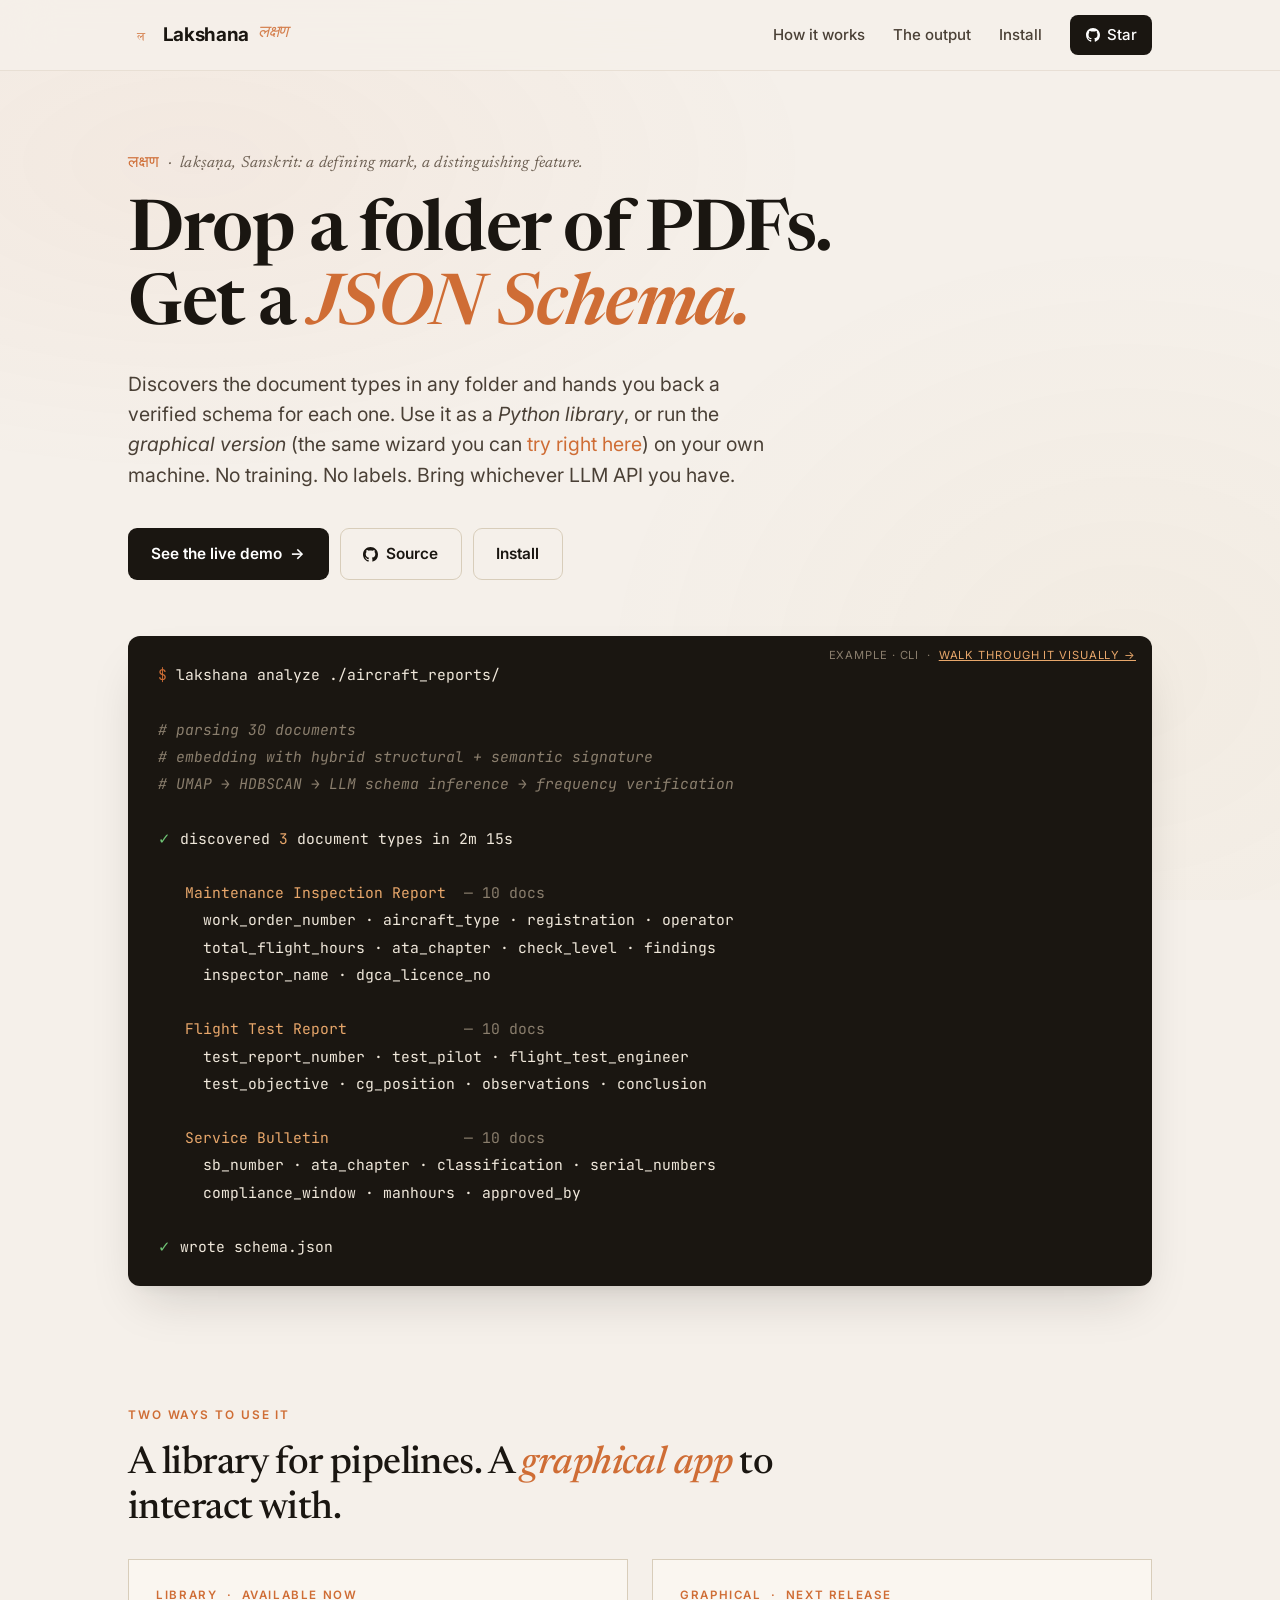
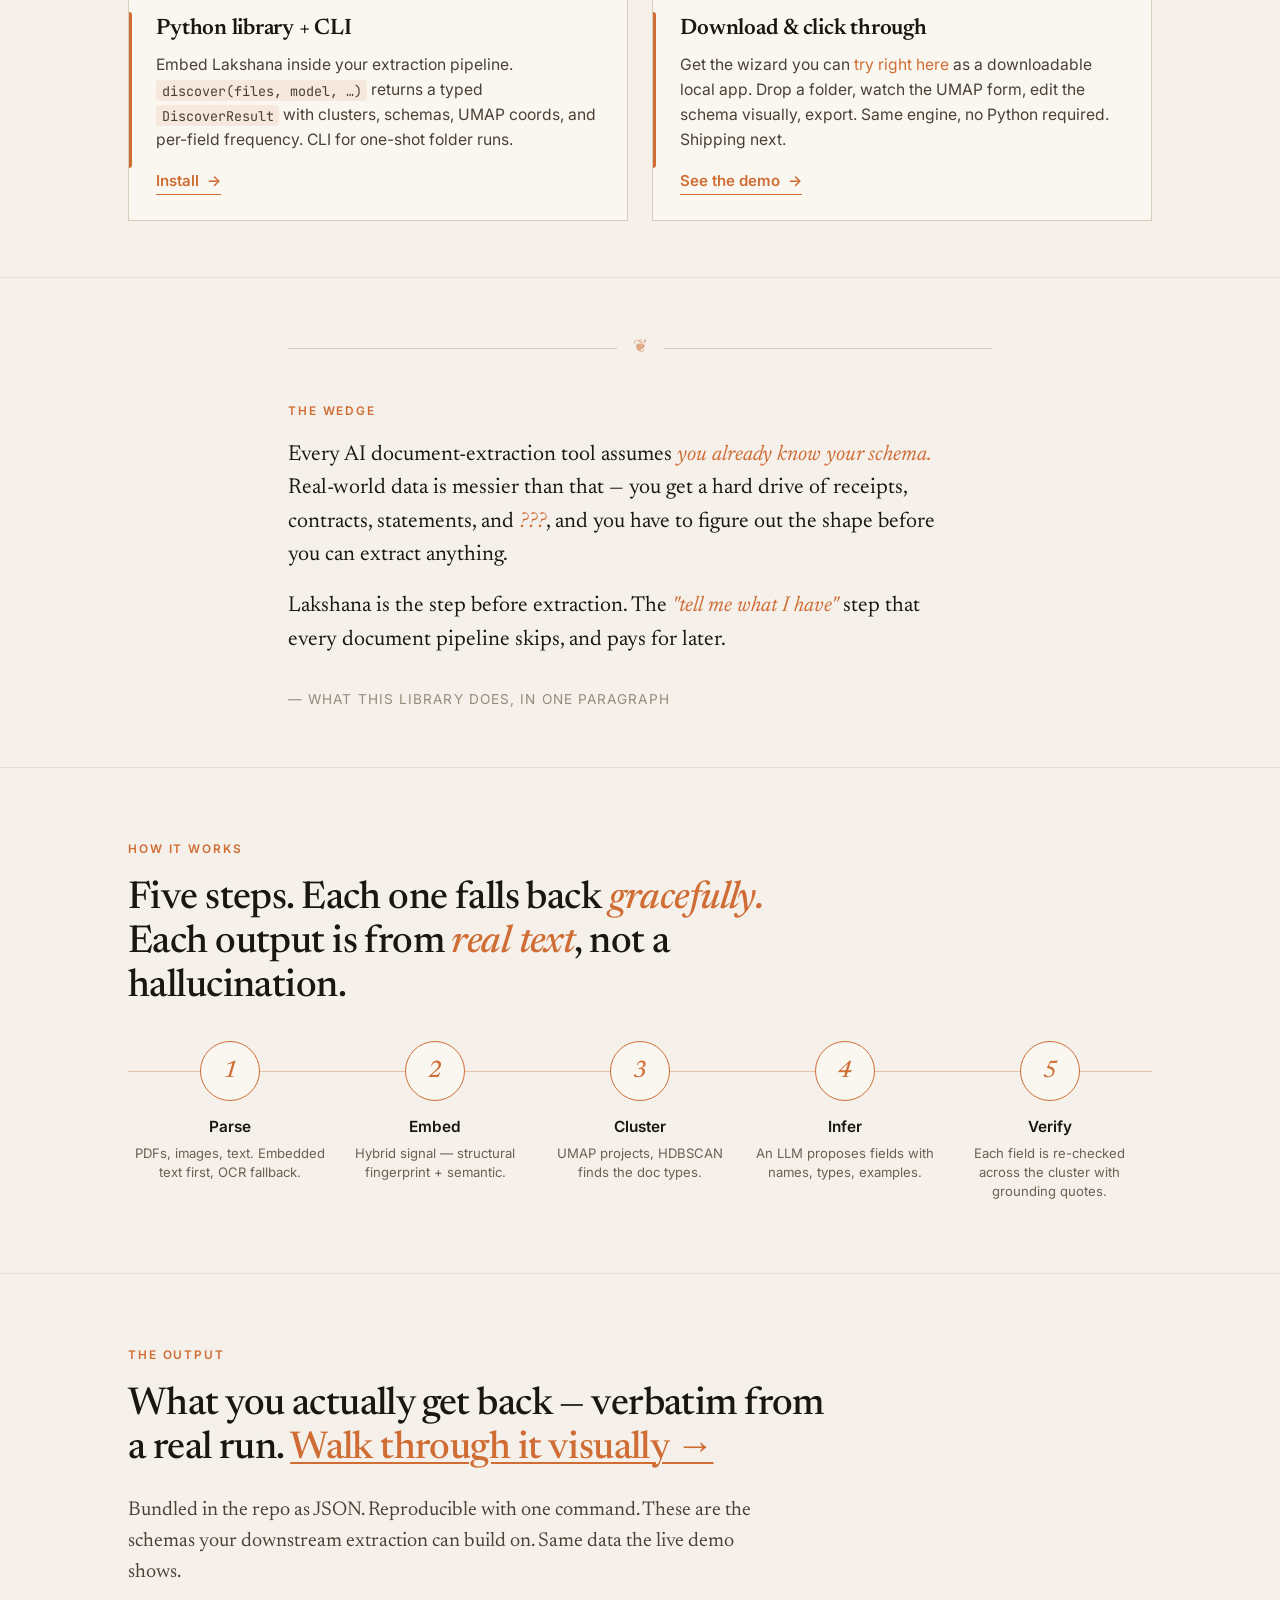
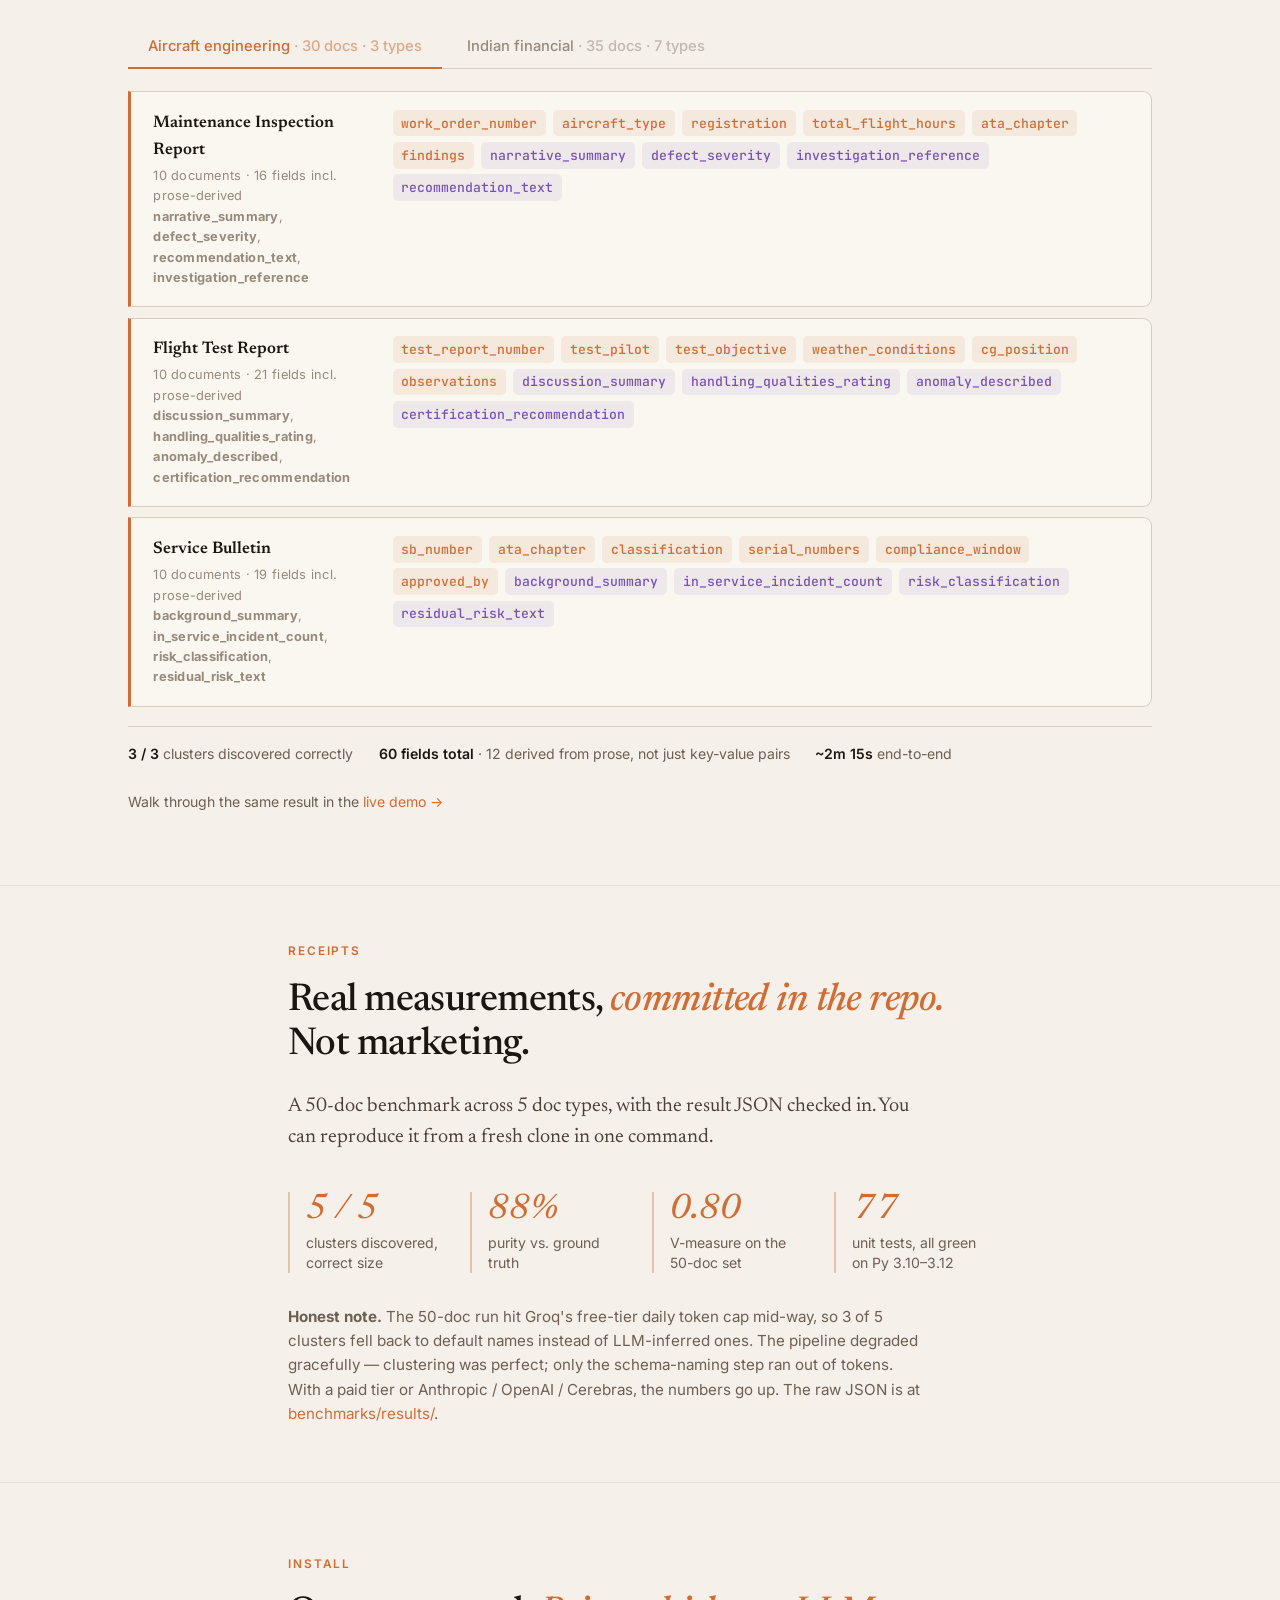
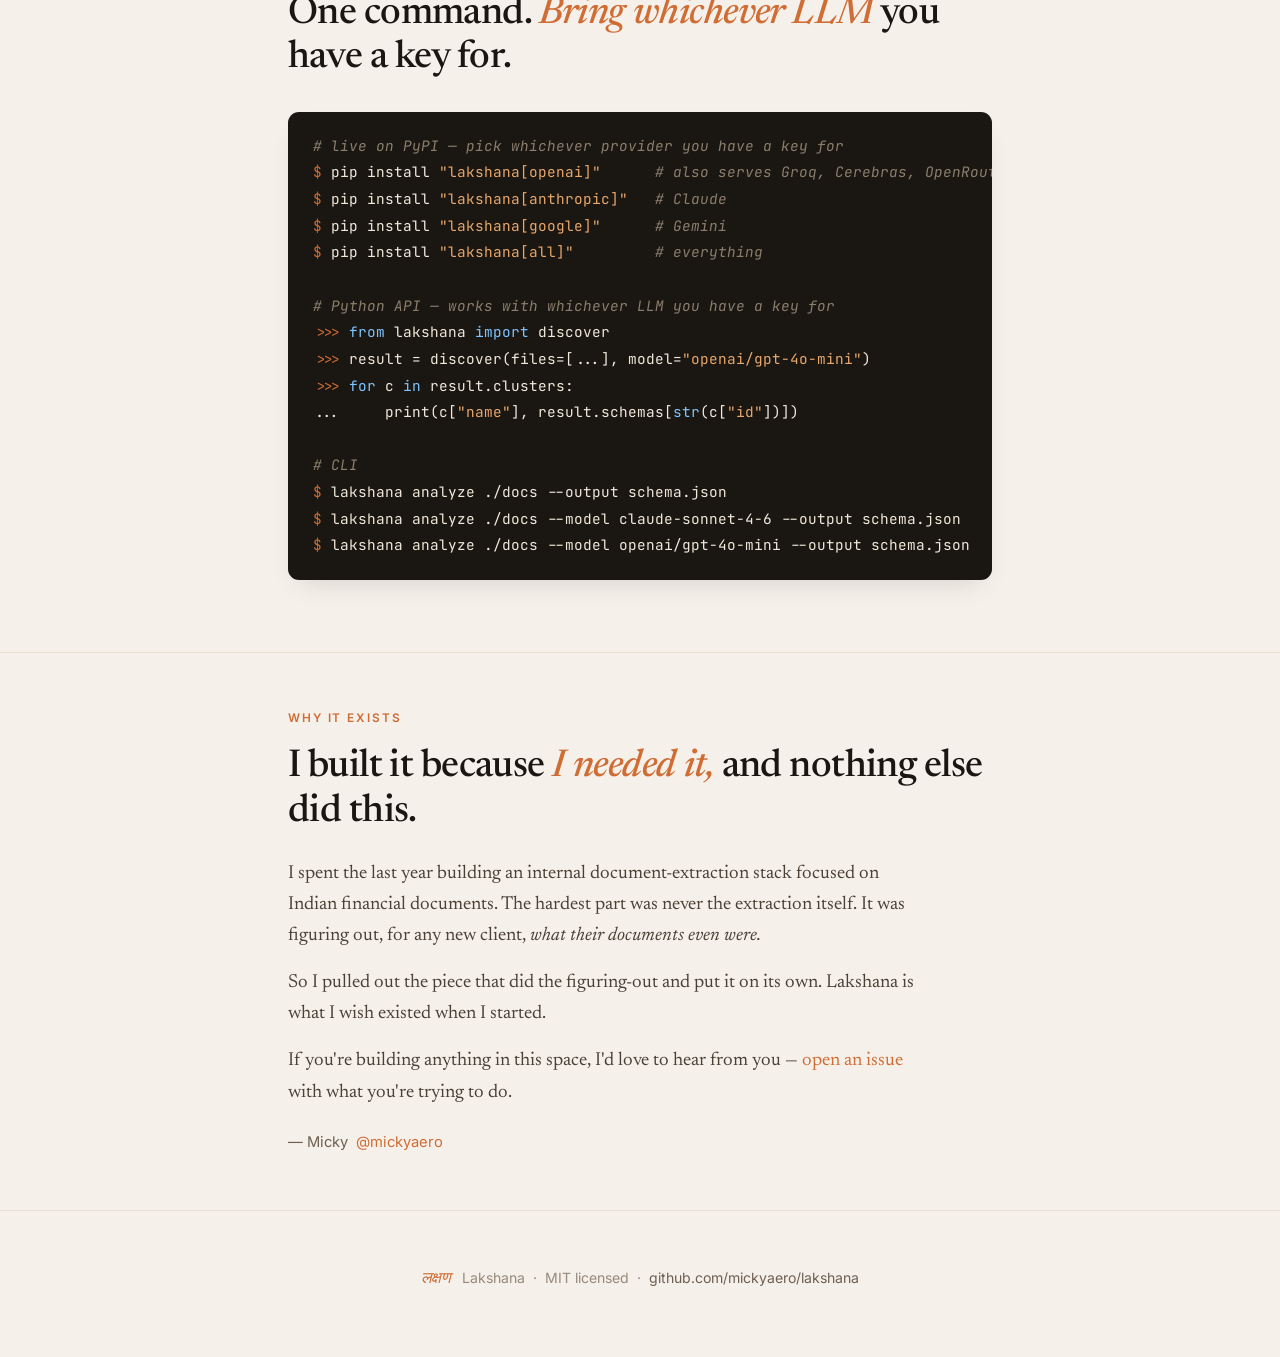
<file: site/index.html>
<!DOCTYPE html>
<html lang="en">
<head>
<meta charset="UTF-8" />
<meta name="viewport" content="width=device-width,initial-scale=1" />
<title>Lakshana — schemas, discovered.</title>
<meta name="description" content="Drop a folder of PDFs. Get a JSON Schema. No training, no labels, no manual schema design. Open source, MIT." />
<meta property="og:title" content="Lakshana — schemas, discovered." />
<meta property="og:description" content="Drop a folder of PDFs. Get a JSON Schema. No training, no labels. MIT licensed." />
<meta property="og:type" content="website" />
<meta property="og:url" content="https://mickyaero.github.io/lakshana/" />
<meta property="og:image" content="https://mickyaero.github.io/lakshana/og-image.png" />
<meta property="og:image:width" content="1280" />
<meta property="og:image:height" content="640" />
<meta name="twitter:card" content="summary_large_image" />
<meta name="twitter:title" content="Lakshana — schemas, discovered." />
<meta name="twitter:description" content="Drop a folder of PDFs. Get a JSON Schema." />
<meta name="twitter:image" content="https://mickyaero.github.io/lakshana/og-image.png" />
<link rel="icon" type="image/svg+xml" href="favicon.svg" />
<link rel="preconnect" href="https://fonts.googleapis.com" />
<link rel="preconnect" href="https://fonts.gstatic.com" crossorigin />
<link href="https://fonts.googleapis.com/css2?family=Inter:wght@400;500;600;700;800&family=Newsreader:opsz,wght@6..72,400;6..72,500;6..72,600&family=JetBrains+Mono:wght@400;500;600&display=swap" rel="stylesheet" />
<style>
:root {
  --bg: #f5f0ea;
  --paper: #faf6f0;
  --ink: #1a1611;
  --ink-2: #4a4036;
  --ink-3: #6d6053;
  --muted: #968a7c;
  --rule: #d8cdba;
  --accent: #cf6d35;
  --accent-h: #b85c28;
  --accent-soft: rgba(207, 109, 53, 0.10);
  --accent-line: rgba(207, 109, 53, 0.35);
  --code-bg: #1a1611;
  --code-fg: #f0e8db;
  --code-muted: #8a7e6d;
  --code-accent: #e8a76b;
}

* { box-sizing: border-box; margin: 0; padding: 0; }
html { scroll-behavior: smooth; scroll-padding-top: 80px; }
body {
  font-family: 'Inter', -apple-system, system-ui, sans-serif;
  background: var(--bg);
  color: var(--ink);
  font-size: 17px;
  line-height: 1.6;
  -webkit-font-smoothing: antialiased;
  text-rendering: optimizeLegibility;
}
body::before {
  content: '';
  position: fixed; inset: 0; z-index: -2;
  background:
    radial-gradient(ellipse 70% 50% at 15% 18%, rgba(208,104,48,0.05), transparent 70%),
    radial-gradient(ellipse 60% 70% at 88% 75%, rgba(176,132,37,0.04), transparent 70%);
  pointer-events: none;
}
::selection { background: var(--accent); color: #fff; }

a { color: var(--accent); text-decoration: none; }
a:hover { color: var(--accent-h); text-decoration: underline; text-decoration-thickness: 1.5px; text-underline-offset: 3px; }
code, pre { font-family: 'JetBrains Mono', 'Fira Code', 'SF Mono', monospace; }

.serif { font-family: 'Newsreader', Georgia, serif; font-weight: 500; }
.wrap { max-width: 1080px; margin: 0 auto; padding: 0 1.75rem; }
.wrap-tight { max-width: 760px; margin: 0 auto; padding: 0 1.75rem; }

/* Sanskrit mark — small ornamental device */
.deva {
  font-family: 'Newsreader', serif;
  font-style: italic;
  color: var(--accent);
  font-weight: 500;
}

/* Hairline rule with optional Sanskrit ornament */
.rule {
  display: flex; align-items: center; gap: 1rem;
  color: var(--rule);
}
.rule::before, .rule::after {
  content: ''; flex: 1; height: 1px; background: var(--rule);
}
.rule .mark {
  font-family: 'Newsreader', serif;
  font-size: 1.1rem;
  color: var(--accent);
  opacity: 0.55;
}

/* Nav */
nav {
  position: sticky; top: 0; z-index: 20;
  background: rgba(245, 240, 234, 0.85);
  backdrop-filter: blur(24px) saturate(140%);
  -webkit-backdrop-filter: blur(24px) saturate(140%);
  border-bottom: 1px solid rgba(216, 205, 186, 0.45);
}
nav .wrap {
  display: flex; align-items: center; justify-content: space-between;
  padding-top: 0.95rem; padding-bottom: 0.95rem;
}
.brand {
  display: inline-flex; align-items: center; gap: 0.55rem;
  font-weight: 700; font-size: 1.18rem; color: var(--ink);
  letter-spacing: -0.018em;
}
.brand .logo { width: 26px; height: 26px; display: block; }
.brand .deva { font-size: 1.05rem; opacity: 0.85; align-self: baseline; }
.nav-links { display: flex; gap: 1.75rem; align-items: center; }
.nav-links a { color: var(--ink-2); font-weight: 500; font-size: 0.94rem; }
.nav-links a:hover { color: var(--accent); text-decoration: none; }
.gh-btn {
  background: var(--ink); color: #fff !important;
  padding: 0.48rem 0.95rem; border-radius: 8px;
  display: inline-flex; align-items: center; gap: 0.45rem;
  font-size: 0.88rem; font-weight: 600;
}
.gh-btn:hover { background: #000; text-decoration: none !important; transform: translateY(-1px); }

/* Hero */
.hero { padding: 5rem 0 4rem; }
.hero-eyebrow {
  font-family: 'Newsreader', serif; font-style: italic;
  font-size: 1rem; color: var(--ink-3);
  margin-bottom: 1.3rem; letter-spacing: 0.01em;
}
.hero-eyebrow .deva { font-style: normal; }
.hero h1 {
  font-family: 'Newsreader', serif;
  font-weight: 600;
  font-size: clamp(2.6rem, 6vw, 4.4rem);
  line-height: 1.05; letter-spacing: -0.02em;
  color: var(--ink);
  margin-bottom: 1.5rem;
  max-width: 880px;
}
.hero h1 em {
  font-style: italic;
  color: var(--accent);
  font-weight: 600;
}
.hero .sub {
  font-size: 1.22rem;
  color: var(--ink-2);
  max-width: 640px;
  margin-bottom: 2.4rem;
  line-height: 1.55;
}
.hero-cta { display: flex; gap: 0.7rem; align-items: center; flex-wrap: wrap; margin-bottom: 3.5rem; }

.btn {
  display: inline-flex; align-items: center; gap: 0.5rem;
  padding: 0.78rem 1.4rem; border-radius: 9px;
  font-weight: 600; font-size: 0.96rem;
  border: 1.5px solid transparent; cursor: pointer;
  transition: transform 0.12s ease, background 0.12s ease, border-color 0.12s ease;
}
.btn-primary { background: var(--ink); color: #fff; }
.btn-primary:hover { background: #000; text-decoration: none; transform: translateY(-1px); }
.btn-ghost { background: transparent; color: var(--ink); border-color: var(--rule); }
.btn-ghost:hover { border-color: var(--accent); color: var(--accent); text-decoration: none; }

/* Showpiece — the terminal-style output block in hero */
.showpiece {
  background: var(--code-bg);
  color: var(--code-fg);
  border-radius: 12px;
  padding: 1.6rem 1.9rem;
  font-family: 'JetBrains Mono', 'Fira Code', monospace;
  font-size: 0.92rem;
  line-height: 1.85;
  box-shadow: 0 24px 48px -16px rgba(30, 22, 17, 0.18), 0 8px 16px -8px rgba(30, 22, 17, 0.08);
  position: relative;
  overflow-x: auto;
}
.showpiece-title {
  position: absolute; top: 0.6rem; right: 1rem;
  font-family: 'Inter', sans-serif; font-size: 0.7rem;
  color: var(--code-muted); letter-spacing: 0.08em; text-transform: uppercase;
}
.showpiece .c-muted { color: var(--code-muted); }
.showpiece .c-prompt { color: var(--accent); user-select: none; }
.showpiece .c-ok { color: #6fc475; }
.showpiece .c-key { color: var(--code-accent); }
.showpiece .c-comment { color: var(--code-muted); font-style: italic; }

/* Section foundations */
section { padding: 4.5rem 0; }
section + section { border-top: 1px solid rgba(216, 205, 186, 0.5); }
section.dense { padding: 3.5rem 0; }
.section-label {
  font-family: 'Inter', sans-serif;
  font-size: 0.74rem; font-weight: 600;
  text-transform: uppercase; letter-spacing: 0.16em;
  color: var(--accent);
  margin-bottom: 1.1rem;
}
section h2 {
  font-family: 'Newsreader', serif;
  font-weight: 500;
  font-size: clamp(1.8rem, 3.2vw, 2.4rem);
  line-height: 1.15; letter-spacing: -0.015em;
  color: var(--ink);
  margin-bottom: 1.5rem;
  max-width: 720px;
}
section h2 em { font-style: italic; color: var(--accent); }
.lede {
  font-family: 'Newsreader', serif; font-weight: 400;
  font-size: 1.25rem; line-height: 1.55;
  color: var(--ink-2);
  max-width: 640px; margin-bottom: 2.4rem;
}

/* The pitch — pull-quote treatment */
.pitch {
  font-family: 'Newsreader', serif; font-weight: 400;
  font-size: 1.35rem; line-height: 1.55;
  color: var(--ink); max-width: 680px;
}
.pitch p + p { margin-top: 1.1rem; }
.pitch em { color: var(--accent); font-style: italic; }
.pitch-sig {
  margin-top: 2rem;
  font-family: 'Inter', sans-serif; font-size: 0.85rem;
  letter-spacing: 0.08em; text-transform: uppercase;
  color: var(--muted);
}

/* Pipeline diagram */
.pipeline {
  display: grid; grid-template-columns: repeat(5, 1fr); gap: 0;
  margin-top: 2rem; position: relative;
}
.pipeline::before {
  content: ''; position: absolute; top: 30px; left: 0; right: 0; height: 1px;
  background: var(--accent-line); z-index: 0;
}
.pipe-step {
  text-align: center; position: relative; z-index: 1; padding: 0 0.4rem;
}
.pipe-num {
  width: 60px; height: 60px; background: var(--paper);
  border: 1.5px solid var(--accent); border-radius: 50%;
  display: inline-flex; align-items: center; justify-content: center;
  font-family: 'Newsreader', serif; font-style: italic;
  font-size: 1.5rem; color: var(--accent); font-weight: 500;
}
.pipe-name { margin-top: 0.85rem; font-weight: 600; font-size: 0.96rem; color: var(--ink); }
.pipe-desc { margin-top: 0.3rem; font-size: 0.82rem; color: var(--ink-3); line-height: 1.45; }
@media (max-width: 760px) {
  .pipeline { grid-template-columns: 1fr; gap: 1.2rem; }
  .pipeline::before { display: none; }
  .pipe-step { display: grid; grid-template-columns: 60px 1fr; gap: 1rem; text-align: left; align-items: center; }
  .pipe-name { margin-top: 0; }
  .pipe-desc { margin-top: 0.15rem; }
  .pipe-step > .meta { grid-column: 2; }
}

/* Output gallery (the second showpiece) */
.gallery-tabs { display: flex; gap: 0.3rem; border-bottom: 1px solid var(--rule); margin-bottom: 1.4rem; }
.gallery-tab {
  padding: 0.7rem 1.25rem; cursor: pointer;
  font-family: 'Inter', sans-serif; font-size: 0.92rem; font-weight: 500;
  color: var(--muted); background: none; border: 0;
  border-bottom: 2px solid transparent; margin-bottom: -1px;
  transition: color 0.15s, border-color 0.15s;
}
.gallery-tab.active { color: var(--accent); border-bottom-color: var(--accent); }
.gallery-tab:hover:not(.active) { color: var(--ink-2); }
.gallery-panel { display: none; }
.gallery-panel.active { display: block; }

.cluster {
  background: var(--paper);
  border: 1px solid var(--rule);
  border-left: 3px solid var(--accent);
  border-radius: 0 9px 9px 0;
  padding: 1.1rem 1.4rem;
  margin-bottom: 0.65rem;
  display: grid; grid-template-columns: 220px 1fr; gap: 1.2rem;
  align-items: start;
}
.cluster-head {
  font-family: 'Newsreader', serif; font-weight: 600;
  font-size: 1.05rem; color: var(--ink);
}
.cluster-head .count {
  display: block; font-family: 'Inter', sans-serif; font-weight: 400;
  font-size: 0.8rem; color: var(--muted); margin-top: 0.15rem;
  letter-spacing: 0.02em;
}
.field-list { display: flex; flex-wrap: wrap; gap: 0.35rem 0.45rem; }
.chip {
  background: var(--accent-soft); color: var(--accent);
  font-family: 'JetBrains Mono', monospace;
  font-size: 0.82rem; font-weight: 500;
  padding: 0.18rem 0.55rem; border-radius: 5px;
}
.gallery-meta {
  margin-top: 1.2rem; padding-top: 1rem; border-top: 1px solid var(--rule);
  font-size: 0.88rem; color: var(--ink-3); display: flex; gap: 1.6rem; flex-wrap: wrap;
}
.gallery-meta strong { color: var(--ink); font-weight: 600; }
.gallery-meta code { font-size: 0.82rem; background: var(--accent-soft); padding: 0.1rem 0.4rem; border-radius: 4px; color: var(--ink-2); }
@media (max-width: 640px) {
  .cluster { grid-template-columns: 1fr; gap: 0.6rem; }
}

/* Receipts (numbers block) */
.receipts {
  display: grid; grid-template-columns: repeat(4, 1fr); gap: 1.5rem;
  margin: 2rem 0;
}
.receipt {
  border-left: 2px solid var(--accent-line);
  padding-left: 1rem;
}
.receipt-num {
  font-family: 'Newsreader', serif; font-style: italic; font-weight: 500;
  font-size: 2.2rem; color: var(--accent); line-height: 1;
}
.receipt-lab {
  margin-top: 0.4rem; font-size: 0.88rem; color: var(--ink-3); line-height: 1.4;
}
@media (max-width: 640px) {
  .receipts { grid-template-columns: 1fr 1fr; gap: 1.2rem; }
}

/* Code blocks (install section) */
.code-card {
  background: var(--code-bg); color: var(--code-fg);
  border-radius: 11px; padding: 1.3rem 1.55rem;
  font-family: 'JetBrains Mono', monospace; font-size: 0.9rem;
  line-height: 1.85; overflow-x: auto;
  box-shadow: 0 12px 28px -14px rgba(30, 22, 17, 0.18);
}
.code-card .c-prompt { color: var(--accent); user-select: none; }
.code-card .c-comment { color: var(--code-muted); font-style: italic; }
.code-card .c-kw { color: #7dc4ff; }
.code-card .c-str { color: var(--code-accent); }

/* Founder note */
.founder-note {
  font-family: 'Newsreader', serif; font-size: 1.18rem; line-height: 1.65;
  color: var(--ink-2); max-width: 640px;
}
.founder-note p + p { margin-top: 1rem; }
.founder-note .sig {
  display: block; margin-top: 1.4rem;
  font-family: 'Inter', sans-serif; font-size: 0.92rem;
  color: var(--ink-3);
}

/* Two ways to use it — modes grid */
.modes-grid { display: grid; grid-template-columns: 1fr 1fr; gap: 1.5rem; margin-top: 1.8rem; }
@media (max-width: 720px) { .modes-grid { grid-template-columns: 1fr; } }
.mode-card {
  background: var(--paper);
  border: 1px solid var(--rule);
  border-radius: var(--r-lg);
  padding: 1.6rem 1.7rem;
  display: flex; flex-direction: column;
  position: relative;
}
.mode-card::before {
  content: ''; position: absolute; left: 0; top: 20%; bottom: 20%;
  width: 3px; background: var(--accent); border-radius: 0 3px 3px 0;
}
.mode-tag {
  font-family: 'Inter', sans-serif; font-size: 0.72rem; font-weight: 600;
  text-transform: uppercase; letter-spacing: 0.14em;
  color: var(--accent); margin-bottom: 0.7rem;
}
.mode-card h3 {
  font-family: 'Newsreader', serif; font-weight: 600;
  font-size: 1.4rem; letter-spacing: -0.01em;
  color: var(--ink); margin-bottom: 0.6rem; line-height: 1.2;
}
.mode-card p { font-size: 0.98rem; color: var(--ink-2); margin-bottom: 1rem; flex: 1; }
.mode-card code { background: var(--accent-soft); padding: 0.1rem 0.35rem; border-radius: 4px; font-size: 0.86em; color: var(--ink-2); }
.mode-link {
  align-self: flex-start;
  font-weight: 600; font-size: 0.94rem;
  border-bottom: 1.5px solid var(--accent); padding-bottom: 1px;
}
.mode-link:hover { text-decoration: none; }

/* Footer */
footer {
  padding: 3.5rem 0 4rem;
  text-align: center;
  color: var(--muted); font-size: 0.88rem;
  border-top: 1px solid rgba(216, 205, 186, 0.5);
}
footer .deva { font-size: 1rem; margin-right: 0.4rem; }
footer a { color: var(--ink-3); }
footer a:hover { color: var(--accent); }

/* Mobile */
@media (max-width: 640px) {
  .wrap, .wrap-tight { padding: 0 1.25rem; }
  .nav-links { gap: 1rem; }
  .nav-links a:not(.gh-btn) { display: none; }
  .hero { padding: 3rem 0 2.5rem; }
  .hero .sub { font-size: 1.05rem; }
  .hero-cta { margin-bottom: 2.2rem; }
  .showpiece { font-size: 0.78rem; padding: 1.1rem 1.2rem; line-height: 1.85; }
  .showpiece-title { display: none; }
  section { padding: 3rem 0; }
  .lede { font-size: 1.08rem; }
  .pitch { font-size: 1.12rem; }
  .gallery-tab { font-size: 0.85rem; padding: 0.55rem 0.85rem; }
  .code-card { font-size: 0.78rem; padding: 1rem 1.15rem; }
  .receipt-num { font-size: 1.7rem; }
}
</style>
</head>
<body>

<nav>
  <div class="wrap">
    <a href="#top" class="brand">
      <img src="logo.svg" alt="" class="logo" width="26" height="26" />
      Lakshana <span class="deva">लक्षण</span>
    </a>
    <div class="nav-links">
      <a href="#how">How it works</a>
      <a href="#output">The output</a>
      <a href="#install">Install</a>
      <a class="gh-btn" href="https://github.com/mickyaero/lakshana" target="_blank" rel="noopener">
        <svg width="14" height="14" viewBox="0 0 16 16" fill="currentColor" aria-hidden="true"><path d="M8 0C3.58 0 0 3.58 0 8c0 3.54 2.29 6.53 5.47 7.59.4.07.55-.17.55-.38 0-.19-.01-.82-.01-1.49-2.01.37-2.53-.49-2.69-.94-.09-.23-.48-.94-.82-1.13-.28-.15-.68-.52-.01-.53.63-.01 1.08.58 1.23.82.72 1.21 1.87.87 2.33.66.07-.52.28-.87.51-1.07-1.78-.2-3.64-.89-3.64-3.95 0-.87.31-1.59.82-2.15-.08-.2-.36-1.02.08-2.12 0 0 .67-.21 2.2.82.64-.18 1.32-.27 2-.27.68 0 1.36.09 2 .27 1.53-1.04 2.2-.82 2.2-.82.44 1.1.16 1.92.08 2.12.51.56.82 1.27.82 2.15 0 3.07-1.87 3.75-3.65 3.95.29.25.54.73.54 1.48 0 1.07-.01 1.93-.01 2.2 0 .21.15.46.55.38A8.01 8.01 0 0 0 16 8c0-4.42-3.58-8-8-8z"/></svg>
        Star
      </a>
    </div>
  </div>
</nav>

<header class="hero" id="top">
  <div class="wrap">
    <div class="hero-eyebrow"><span class="deva">लक्षण</span> &nbsp;·&nbsp; <em>lakṣaṇa</em>, Sanskrit: a defining mark, a distinguishing feature.</div>
    <h1>Drop a folder of PDFs.<br />Get a <em>JSON Schema.</em></h1>
    <p class="sub">Discovers the document types in any folder and hands you back a verified schema for each one. Use it as a <em>Python library</em>, or run the <em>graphical version</em> (the same wizard you can <a href="demo/">try right here</a>) on your own machine. No training. No labels. Bring whichever LLM API you have.</p>

    <div class="hero-cta">
      <a href="demo/" class="btn btn-primary">
        See the live demo &nbsp;→
      </a>
      <a href="https://github.com/mickyaero/lakshana" class="btn btn-ghost" target="_blank" rel="noopener">
        <svg width="15" height="15" viewBox="0 0 16 16" fill="currentColor"><path d="M8 0C3.58 0 0 3.58 0 8c0 3.54 2.29 6.53 5.47 7.59.4.07.55-.17.55-.38 0-.19-.01-.82-.01-1.49-2.01.37-2.53-.49-2.69-.94-.09-.23-.48-.94-.82-1.13-.28-.15-.68-.52-.01-.53.63-.01 1.08.58 1.23.82.72 1.21 1.87.87 2.33.66.07-.52.28-.87.51-1.07-1.78-.2-3.64-.89-3.64-3.95 0-.87.31-1.59.82-2.15-.08-.2-.36-1.02.08-2.12 0 0 .67-.21 2.2.82.64-.18 1.32-.27 2-.27.68 0 1.36.09 2 .27 1.53-1.04 2.2-.82 2.2-.82.44 1.1.16 1.92.08 2.12.51.56.82 1.27.82 2.15 0 3.07-1.87 3.75-3.65 3.95.29.25.54.73.54 1.48 0 1.07-.01 1.93-.01 2.2 0 .21.15.46.55.38A8.01 8.01 0 0 0 16 8c0-4.42-3.58-8-8-8z"/></svg>
        Source
      </a>
      <a href="#install" class="btn btn-ghost">Install</a>
    </div>

    <div class="showpiece" aria-label="example output">
      <span class="showpiece-title">example · CLI &nbsp;·&nbsp; <a href="demo/" style="color:#e8a76b;text-decoration:underline">walk through it visually →</a></span>
<pre><span class="c-prompt">$</span> lakshana analyze ./aircraft_reports/

<span class="c-comment"># parsing 30 documents
# embedding with hybrid structural + semantic signature
# UMAP → HDBSCAN → LLM schema inference → frequency verification</span>

<span class="c-ok">✓</span> discovered <span class="c-key">3</span> document types in 2m 15s

   <span class="c-key">Maintenance Inspection Report</span>  <span class="c-muted">— 10 docs</span>
     work_order_number · aircraft_type · registration · operator
     total_flight_hours · ata_chapter · check_level · findings
     inspector_name · dgca_licence_no

   <span class="c-key">Flight Test Report</span>             <span class="c-muted">— 10 docs</span>
     test_report_number · test_pilot · flight_test_engineer
     test_objective · cg_position · observations · conclusion

   <span class="c-key">Service Bulletin</span>               <span class="c-muted">— 10 docs</span>
     sb_number · ata_chapter · classification · serial_numbers
     compliance_window · manhours · approved_by

<span class="c-ok">✓</span> wrote schema.json</pre>
    </div>
  </div>
</header>

<section id="modes" class="dense">
  <div class="wrap">
    <p class="section-label">Two ways to use it</p>
    <h2>A library for pipelines. A <em>graphical app</em> to interact with.</h2>
    <div class="modes-grid">
      <div class="mode-card">
        <div class="mode-tag">Library &nbsp;·&nbsp; available now</div>
        <h3>Python library + CLI</h3>
        <p>Embed Lakshana inside your extraction pipeline. <code>discover(files, model, …)</code> returns a typed <code>DiscoverResult</code> with clusters, schemas, UMAP coords, and per-field frequency. CLI for one-shot folder runs.</p>
        <a href="#install" class="mode-link">Install &nbsp;→</a>
      </div>
      <div class="mode-card">
        <div class="mode-tag">Graphical &nbsp;·&nbsp; next release</div>
        <h3>Download &amp; click through</h3>
        <p>Get the wizard you can <a href="demo/">try right here</a> as a downloadable local app. Drop a folder, watch the UMAP form, edit the schema visually, export. Same engine, no Python required. Shipping next.</p>
        <a href="demo/" class="mode-link">See the demo &nbsp;→</a>
      </div>
    </div>
  </div>
</section>

<section id="pitch" class="dense">
  <div class="wrap-tight">
    <div class="rule"><span class="mark">❦</span></div>
    <div style="height: 2.5rem;"></div>
    <p class="section-label">The wedge</p>
    <div class="pitch">
      <p>Every AI document-extraction tool assumes <em>you already know your schema.</em> Real-world data is messier than that — you get a hard drive of receipts, contracts, statements, and <em>???</em>, and you have to figure out the shape before you can extract anything.</p>
      <p>Lakshana is the step before extraction. The <em>"tell me what I have"</em> step that every document pipeline skips, and pays for later.</p>
    </div>
    <p class="pitch-sig">— what this library does, in one paragraph</p>
  </div>
</section>

<section id="how">
  <div class="wrap">
    <p class="section-label">How it works</p>
    <h2>Five steps. Each one falls back <em>gracefully.</em> Each output is from <em>real text</em>, not a hallucination.</h2>
    <div class="pipeline">
      <div class="pipe-step">
        <div class="pipe-num">1</div>
        <div class="pipe-name">Parse</div>
        <div class="pipe-desc">PDFs, images, text. Embedded text first, OCR fallback.</div>
      </div>
      <div class="pipe-step">
        <div class="pipe-num">2</div>
        <div class="pipe-name">Embed</div>
        <div class="pipe-desc">Hybrid signal — structural fingerprint + semantic.</div>
      </div>
      <div class="pipe-step">
        <div class="pipe-num">3</div>
        <div class="pipe-name">Cluster</div>
        <div class="pipe-desc">UMAP projects, HDBSCAN finds the doc types.</div>
      </div>
      <div class="pipe-step">
        <div class="pipe-num">4</div>
        <div class="pipe-name">Infer</div>
        <div class="pipe-desc">An LLM proposes fields with names, types, examples.</div>
      </div>
      <div class="pipe-step">
        <div class="pipe-num">5</div>
        <div class="pipe-name">Verify</div>
        <div class="pipe-desc">Each field is re-checked across the cluster with grounding quotes.</div>
      </div>
    </div>
  </div>
</section>

<section id="output">
  <div class="wrap">
    <p class="section-label">The output</p>
    <h2>What you actually get back — verbatim from a real run. <a href="demo/" style="color:var(--accent);text-decoration:underline;text-decoration-thickness:1.5px;text-underline-offset:4px">Walk through it visually →</a></h2>
    <p class="lede">Bundled in the repo as JSON. Reproducible with one command. These are the schemas your downstream extraction can build on. Same data the live demo shows.</p>

    <div class="gallery-tabs">
      <button class="gallery-tab active" data-tab="aircraft">Aircraft engineering <span style="opacity:0.55">· 30 docs · 3 types</span></button>
      <button class="gallery-tab" data-tab="bfsi">Indian financial <span style="opacity:0.55">· 35 docs · 7 types</span></button>
    </div>

    <div class="gallery-panel active" data-panel="aircraft">
      <div class="cluster">
        <div class="cluster-head">Maintenance Inspection Report <span class="count">10 documents · 16 fields incl. prose-derived <strong>narrative_summary</strong>, <strong>defect_severity</strong>, <strong>recommendation_text</strong>, <strong>investigation_reference</strong></span></div>
        <div class="field-list">
          <span class="chip">work_order_number</span><span class="chip">aircraft_type</span><span class="chip">registration</span><span class="chip">total_flight_hours</span><span class="chip">ata_chapter</span><span class="chip">findings</span><span class="chip" style="background:#7652b515;color:#7652b5">narrative_summary</span><span class="chip" style="background:#7652b515;color:#7652b5">defect_severity</span><span class="chip" style="background:#7652b515;color:#7652b5">investigation_reference</span><span class="chip" style="background:#7652b515;color:#7652b5">recommendation_text</span>
        </div>
      </div>
      <div class="cluster">
        <div class="cluster-head">Flight Test Report <span class="count">10 documents · 21 fields incl. prose-derived <strong>discussion_summary</strong>, <strong>handling_qualities_rating</strong>, <strong>anomaly_described</strong>, <strong>certification_recommendation</strong></span></div>
        <div class="field-list">
          <span class="chip">test_report_number</span><span class="chip">test_pilot</span><span class="chip">test_objective</span><span class="chip">weather_conditions</span><span class="chip">cg_position</span><span class="chip">observations</span><span class="chip" style="background:#7652b515;color:#7652b5">discussion_summary</span><span class="chip" style="background:#7652b515;color:#7652b5">handling_qualities_rating</span><span class="chip" style="background:#7652b515;color:#7652b5">anomaly_described</span><span class="chip" style="background:#7652b515;color:#7652b5">certification_recommendation</span>
        </div>
      </div>
      <div class="cluster">
        <div class="cluster-head">Service Bulletin <span class="count">10 documents · 19 fields incl. prose-derived <strong>background_summary</strong>, <strong>in_service_incident_count</strong>, <strong>risk_classification</strong>, <strong>residual_risk_text</strong></span></div>
        <div class="field-list">
          <span class="chip">sb_number</span><span class="chip">ata_chapter</span><span class="chip">classification</span><span class="chip">serial_numbers</span><span class="chip">compliance_window</span><span class="chip">approved_by</span><span class="chip" style="background:#7652b515;color:#7652b5">background_summary</span><span class="chip" style="background:#7652b515;color:#7652b5">in_service_incident_count</span><span class="chip" style="background:#7652b515;color:#7652b5">risk_classification</span><span class="chip" style="background:#7652b515;color:#7652b5">residual_risk_text</span>
        </div>
      </div>
      <div class="gallery-meta">
        <span><strong>3 / 3</strong> clusters discovered correctly</span>
        <span><strong>60 fields total</strong> · 12 derived from prose, not just key-value pairs</span>
        <span><strong>~2m 15s</strong> end-to-end</span>
        <span>Walk through the same result in the <a href="demo/" style="color:var(--accent)">live demo →</a></span>
      </div>
    </div>

    <div class="gallery-panel" data-panel="bfsi">
      <div class="cluster">
        <div class="cluster-head">GST Invoice <span class="count">5 documents</span></div>
        <div class="field-list">
          <span class="chip">gstin</span><span class="chip">invoice_number</span><span class="chip">hsn_code</span><span class="chip">cgst</span><span class="chip">sgst</span><span class="chip">igst</span><span class="chip">taxable_value</span>
        </div>
      </div>
      <div class="cluster">
        <div class="cluster-head">Form 26AS <span class="count">5 documents · TDS certificate</span></div>
        <div class="field-list">
          <span class="chip">assessment_year</span><span class="chip">pan</span><span class="chip">tds_deducted</span><span class="chip">section_code</span><span class="chip">amount_paid</span>
        </div>
      </div>
      <div class="cluster">
        <div class="cluster-head">Bank Statement <span class="count">5 documents</span></div>
        <div class="field-list">
          <span class="chip">account_number</span><span class="chip">opening_balance</span><span class="chip">closing_balance</span><span class="chip">transactions</span><span class="chip">period</span>
        </div>
      </div>
      <div class="cluster">
        <div class="cluster-head">ITR Form <span class="count">5 documents · Income Tax Return</span></div>
        <div class="field-list">
          <span class="chip">pan</span><span class="chip">filing_status</span><span class="chip">total_income</span><span class="chip">tax_payable</span><span class="chip">refund</span>
        </div>
      </div>
      <div class="cluster">
        <div class="cluster-head">KYC <span class="count">5 documents · Aadhaar + PAN</span></div>
        <div class="field-list">
          <span class="chip">aadhaar_number</span><span class="chip">pan_number</span><span class="chip">full_name</span><span class="chip">date_of_birth</span><span class="chip">gender</span><span class="chip">address</span>
        </div>
      </div>
      <div class="cluster">
        <div class="cluster-head">Loan Application <span class="count">5 documents</span></div>
        <div class="field-list">
          <span class="chip">applicant_name</span><span class="chip">employer_name</span><span class="chip">designation</span><span class="chip">monthly_income</span><span class="chip">pan_number</span><span class="chip">aadhaar_number</span>
        </div>
      </div>
      <div class="cluster">
        <div class="cluster-head">Insurance Claim <span class="count">5 documents · health</span></div>
        <div class="field-list">
          <span class="chip">policy_number</span><span class="chip">claim_number</span><span class="chip">patient_name</span><span class="chip">hospital_name</span><span class="chip">admission_date</span><span class="chip">discharge_date</span>
        </div>
      </div>
      <div class="gallery-meta">
        <span><strong>7 / 7</strong> Indian financial document types</span>
        <span>Run yourself: <code>python benchmarks/run.py --dataset bfsi</code></span>
      </div>
    </div>
  </div>
</section>

<section id="receipts" class="dense">
  <div class="wrap-tight">
    <p class="section-label">Receipts</p>
    <h2>Real measurements, <em>committed in the repo.</em> Not marketing.</h2>
    <p class="lede">A 50-doc benchmark across 5 doc types, with the result JSON checked in. You can reproduce it from a fresh clone in one command.</p>
    <div class="receipts">
      <div class="receipt">
        <div class="receipt-num">5 / 5</div>
        <div class="receipt-lab">clusters discovered, correct size</div>
      </div>
      <div class="receipt">
        <div class="receipt-num">88%</div>
        <div class="receipt-lab">purity vs. ground truth</div>
      </div>
      <div class="receipt">
        <div class="receipt-num">0.80</div>
        <div class="receipt-lab">V-measure on the 50-doc set</div>
      </div>
      <div class="receipt">
        <div class="receipt-num">77</div>
        <div class="receipt-lab">unit tests, all green on Py 3.10–3.12</div>
      </div>
    </div>
    <p style="margin-top:1.5rem;font-size:0.95rem;color:var(--ink-3);max-width:640px;line-height:1.6;">
      <strong>Honest note.</strong> The 50-doc run hit Groq's free-tier daily token cap mid-way, so 3 of 5 clusters fell back to default names instead of LLM-inferred ones. The pipeline degraded gracefully — clustering was perfect; only the schema-naming step ran out of tokens. With a paid tier or Anthropic / OpenAI / Cerebras, the numbers go up. The raw JSON is at <a href="https://github.com/mickyaero/lakshana/blob/main/benchmarks/results/synthetic_groq_llama33_70b.json" target="_blank">benchmarks/results/</a>.
    </p>
  </div>
</section>

<section id="install">
  <div class="wrap-tight">
    <p class="section-label">Install</p>
    <h2>One command. <em>Bring whichever LLM</em> you have a key for.</h2>
    <div class="code-card" style="margin-top:2rem;">
<pre><span class="c-comment"># live on PyPI — pick whichever provider you have a key for</span>
<span class="c-prompt">$</span> pip install <span class="c-str">"lakshana[openai]"</span>      <span class="c-comment"># also serves Groq, Cerebras, OpenRouter, Ollama</span>
<span class="c-prompt">$</span> pip install <span class="c-str">"lakshana[anthropic]"</span>   <span class="c-comment"># Claude</span>
<span class="c-prompt">$</span> pip install <span class="c-str">"lakshana[google]"</span>      <span class="c-comment"># Gemini</span>
<span class="c-prompt">$</span> pip install <span class="c-str">"lakshana[all]"</span>         <span class="c-comment"># everything</span>

<span class="c-comment"># Python API — works with whichever LLM you have a key for</span>
<span class="c-prompt">&gt;&gt;&gt;</span> <span class="c-kw">from</span> lakshana <span class="c-kw">import</span> discover
<span class="c-prompt">&gt;&gt;&gt;</span> result = discover(files=[...], model=<span class="c-str">"openai/gpt-4o-mini"</span>)
<span class="c-prompt">&gt;&gt;&gt;</span> <span class="c-kw">for</span> c <span class="c-kw">in</span> result.clusters:
...     print(c[<span class="c-str">"name"</span>], result.schemas[<span class="c-kw">str</span>(c[<span class="c-str">"id"</span>])])

<span class="c-comment"># CLI</span>
<span class="c-prompt">$</span> lakshana analyze ./docs --output schema.json
<span class="c-prompt">$</span> lakshana analyze ./docs --model claude-sonnet-4-6 --output schema.json
<span class="c-prompt">$</span> lakshana analyze ./docs --model openai/gpt-4o-mini --output schema.json</pre>
    </div>
  </div>
</section>

<section id="founder" class="dense">
  <div class="wrap-tight">
    <p class="section-label">Why it exists</p>
    <h2>I built it because <em>I needed it,</em> and nothing else did this.</h2>
    <div class="founder-note">
      <p>I spent the last year building an internal document-extraction stack focused on Indian financial documents. The hardest part was never the extraction itself. It was figuring out, for any new client, <em>what their documents even were.</em></p>
      <p>So I pulled out the piece that did the figuring-out and put it on its own. Lakshana is what I wish existed when I started.</p>
      <p>If you're building anything in this space, I'd love to hear from you — <a href="https://github.com/mickyaero/lakshana/issues" target="_blank">open an issue</a> with what you're trying to do.</p>
      <span class="sig">— Micky &nbsp;<a href="https://github.com/mickyaero" target="_blank">@mickyaero</a></span>
    </div>
  </div>
</section>

<footer>
  <div class="wrap">
    <span class="deva">लक्षण</span>
    Lakshana &nbsp;·&nbsp; MIT licensed &nbsp;·&nbsp;
    <a href="https://github.com/mickyaero/lakshana" target="_blank">github.com/mickyaero/lakshana</a>
  </div>
</footer>

<script>
document.querySelectorAll('.gallery-tab').forEach(btn => {
  btn.addEventListener('click', () => {
    const tab = btn.dataset.tab;
    document.querySelectorAll('.gallery-tab').forEach(b => b.classList.toggle('active', b.dataset.tab === tab));
    document.querySelectorAll('.gallery-panel').forEach(p => p.classList.toggle('active', p.dataset.panel === tab));
  });
});
</script>

</body>
</html>
</file>
